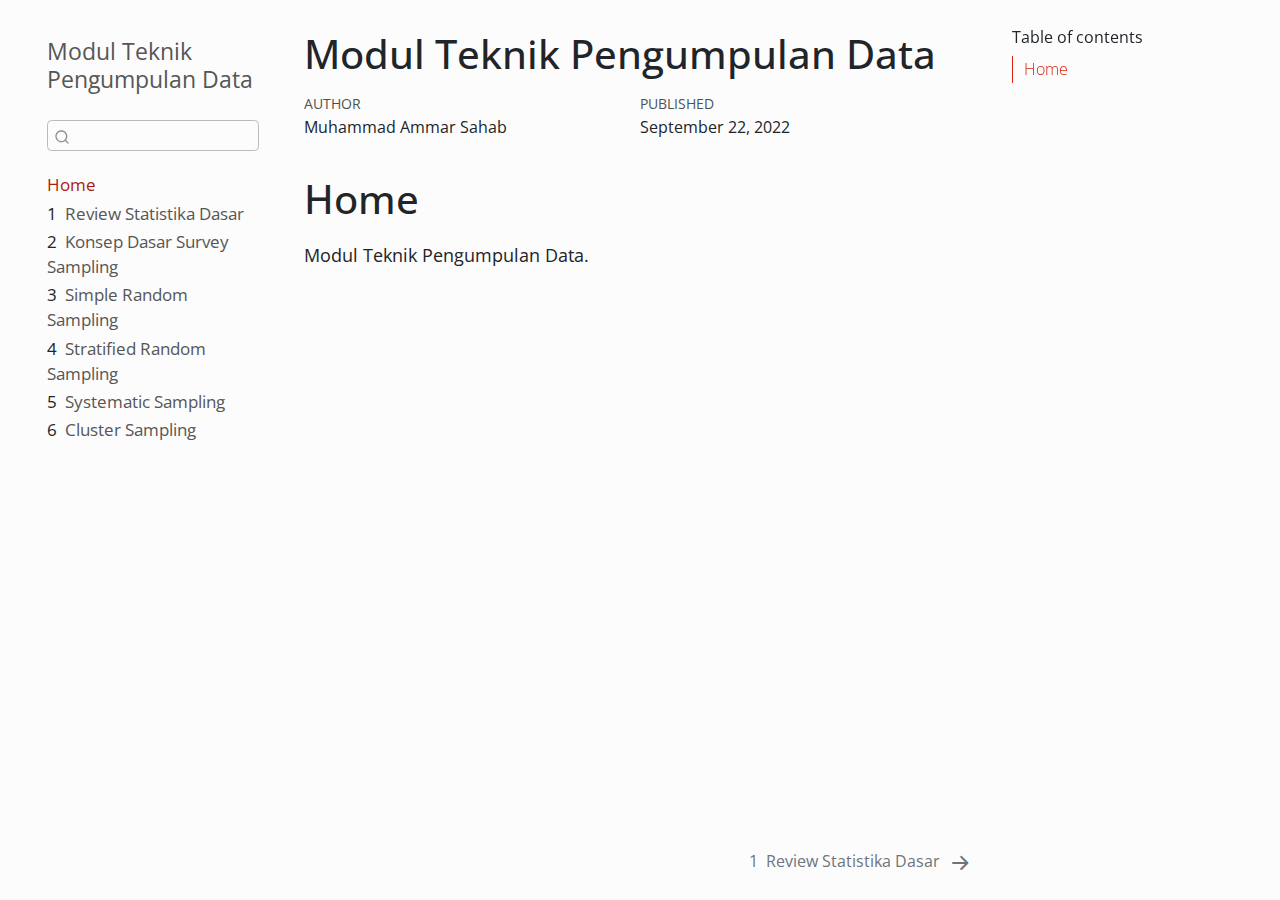
<file: docs/index.html>
<!DOCTYPE html>
<html xmlns="http://www.w3.org/1999/xhtml" lang="en" xml:lang="en"><head>

<meta charset="utf-8">
<meta name="generator" content="quarto-1.0.38">

<meta name="viewport" content="width=device-width, initial-scale=1.0, user-scalable=yes">

<meta name="author" content="Muhammad Ammar Sahab">
<meta name="dcterms.date" content="2022-09-22">

<title>Modul Teknik Pengumpulan Data</title>
<style>
code{white-space: pre-wrap;}
span.smallcaps{font-variant: small-caps;}
span.underline{text-decoration: underline;}
div.column{display: inline-block; vertical-align: top; width: 50%;}
div.hanging-indent{margin-left: 1.5em; text-indent: -1.5em;}
ul.task-list{list-style: none;}
</style>


<script src="site_libs/quarto-nav/quarto-nav.js"></script>
<script src="site_libs/quarto-nav/headroom.min.js"></script>
<script src="site_libs/clipboard/clipboard.min.js"></script>
<script src="site_libs/quarto-search/autocomplete.umd.js"></script>
<script src="site_libs/quarto-search/fuse.min.js"></script>
<script src="site_libs/quarto-search/quarto-search.js"></script>
<meta name="quarto:offset" content="./">
<link href="./1-Review.html" rel="next">
<script src="site_libs/quarto-html/quarto.js"></script>
<script src="site_libs/quarto-html/popper.min.js"></script>
<script src="site_libs/quarto-html/tippy.umd.min.js"></script>
<script src="site_libs/quarto-html/anchor.min.js"></script>
<link href="site_libs/quarto-html/tippy.css" rel="stylesheet">
<link href="site_libs/quarto-html/quarto-syntax-highlighting.css" rel="stylesheet" id="quarto-text-highlighting-styles">
<script src="site_libs/bootstrap/bootstrap.min.js"></script>
<link href="site_libs/bootstrap/bootstrap-icons.css" rel="stylesheet">
<link href="site_libs/bootstrap/bootstrap.min.css" rel="stylesheet" id="quarto-bootstrap" data-mode="light">
<script id="quarto-search-options" type="application/json">{
  "location": "sidebar",
  "copy-button": false,
  "collapse-after": 3,
  "panel-placement": "start",
  "type": "textbox",
  "limit": 20,
  "language": {
    "search-no-results-text": "No results",
    "search-matching-documents-text": "matching documents",
    "search-copy-link-title": "Copy link to search",
    "search-hide-matches-text": "Hide additional matches",
    "search-more-match-text": "more match in this document",
    "search-more-matches-text": "more matches in this document",
    "search-clear-button-title": "Clear",
    "search-detached-cancel-button-title": "Cancel",
    "search-submit-button-title": "Submit"
  }
}</script>


</head>

<body class="nav-sidebar floating">

<div id="quarto-search-results"></div>
  <header id="quarto-header" class="headroom fixed-top">
  <nav class="quarto-secondary-nav" data-bs-toggle="collapse" data-bs-target="#quarto-sidebar" aria-controls="quarto-sidebar" aria-expanded="false" aria-label="Toggle sidebar navigation" onclick="if (window.quartoToggleHeadroom) { window.quartoToggleHeadroom(); }">
    <div class="container-fluid d-flex justify-content-between">
      <h1 class="quarto-secondary-nav-title">Modul Teknik Pengumpulan Data</h1>
      <button type="button" class="quarto-btn-toggle btn" aria-label="Show secondary navigation">
        <i class="bi bi-chevron-right"></i>
      </button>
    </div>
  </nav>
</header>
<!-- content -->
<div id="quarto-content" class="quarto-container page-columns page-rows-contents page-layout-article">
<!-- sidebar -->
  <nav id="quarto-sidebar" class="sidebar collapse sidebar-navigation floating overflow-auto">
    <div class="pt-lg-2 mt-2 text-left sidebar-header">
    <div class="sidebar-title mb-0 py-0">
      <a href="./">Modul Teknik Pengumpulan Data</a> 
    </div>
      </div>
      <div class="mt-2 flex-shrink-0 align-items-center">
        <div class="sidebar-search">
        <div id="quarto-search" class="" title="Search"></div>
        </div>
      </div>
    <div class="sidebar-menu-container"> 
    <ul class="list-unstyled mt-1">
        <li class="sidebar-item">
  <div class="sidebar-item-container"> 
  <a href="./index.html" class="sidebar-item-text sidebar-link active">Home</a>
  </div>
</li>
        <li class="sidebar-item">
  <div class="sidebar-item-container"> 
  <a href="./1-Review.html" class="sidebar-item-text sidebar-link"><span class="chapter-number">1</span>&nbsp; <span class="chapter-title">Review Statistika Dasar</span></a>
  </div>
</li>
        <li class="sidebar-item">
  <div class="sidebar-item-container"> 
  <a href="./2-Terminologi.html" class="sidebar-item-text sidebar-link"><span class="chapter-number">2</span>&nbsp; <span class="chapter-title">Konsep Dasar Survey Sampling</span></a>
  </div>
</li>
        <li class="sidebar-item">
  <div class="sidebar-item-container"> 
  <a href="./3-SimpleRandom.html" class="sidebar-item-text sidebar-link"><span class="chapter-number">3</span>&nbsp; <span class="chapter-title">Simple Random Sampling</span></a>
  </div>
</li>
        <li class="sidebar-item">
  <div class="sidebar-item-container"> 
  <a href="./4-Stratified.html" class="sidebar-item-text sidebar-link"><span class="chapter-number">4</span>&nbsp; <span class="chapter-title">Stratified Random Sampling</span></a>
  </div>
</li>
        <li class="sidebar-item">
  <div class="sidebar-item-container"> 
  <a href="./5-Systematic.html" class="sidebar-item-text sidebar-link"><span class="chapter-number">5</span>&nbsp; <span class="chapter-title">Systematic Sampling</span></a>
  </div>
</li>
        <li class="sidebar-item">
  <div class="sidebar-item-container"> 
  <a href="./6-Cluster.html" class="sidebar-item-text sidebar-link"><span class="chapter-number">6</span>&nbsp; <span class="chapter-title">Cluster Sampling</span></a>
  </div>
</li>
    </ul>
    </div>
</nav>
<!-- margin-sidebar -->
    <div id="quarto-margin-sidebar" class="sidebar margin-sidebar">
        <nav id="TOC" role="doc-toc">
    <h2 id="toc-title">Table of contents</h2>
   
  <ul>
  <li><a href="#home" id="toc-home" class="nav-link active" data-scroll-target="#home">Home</a></li>
  </ul>
</nav>
    </div>
<!-- main -->
<main class="content" id="quarto-document-content">

<header id="title-block-header" class="quarto-title-block default">
<div class="quarto-title">
<h1 class="title d-none d-lg-block">Modul Teknik Pengumpulan Data</h1>
</div>



<div class="quarto-title-meta">

    <div>
    <div class="quarto-title-meta-heading">Author</div>
    <div class="quarto-title-meta-contents">
             <p>Muhammad Ammar Sahab </p>
          </div>
  </div>
    
    <div>
    <div class="quarto-title-meta-heading">Published</div>
    <div class="quarto-title-meta-contents">
      <p class="date">September 22, 2022</p>
    </div>
  </div>
    
  </div>
  

</header>

<section id="home" class="level1 unnumbered">
<h1 class="unnumbered">Home</h1>
<p>Modul Teknik Pengumpulan Data.</p>


</section>

</main> <!-- /main -->
<script id="quarto-html-after-body" type="application/javascript">
window.document.addEventListener("DOMContentLoaded", function (event) {
  const toggleBodyColorMode = (bsSheetEl) => {
    const mode = bsSheetEl.getAttribute("data-mode");
    const bodyEl = window.document.querySelector("body");
    if (mode === "dark") {
      bodyEl.classList.add("quarto-dark");
      bodyEl.classList.remove("quarto-light");
    } else {
      bodyEl.classList.add("quarto-light");
      bodyEl.classList.remove("quarto-dark");
    }
  }
  const toggleBodyColorPrimary = () => {
    const bsSheetEl = window.document.querySelector("link#quarto-bootstrap");
    if (bsSheetEl) {
      toggleBodyColorMode(bsSheetEl);
    }
  }
  toggleBodyColorPrimary();  
  const icon = "";
  const anchorJS = new window.AnchorJS();
  anchorJS.options = {
    placement: 'right',
    icon: icon
  };
  anchorJS.add('.anchored');
  const clipboard = new window.ClipboardJS('.code-copy-button', {
    target: function(trigger) {
      return trigger.previousElementSibling;
    }
  });
  clipboard.on('success', function(e) {
    // button target
    const button = e.trigger;
    // don't keep focus
    button.blur();
    // flash "checked"
    button.classList.add('code-copy-button-checked');
    var currentTitle = button.getAttribute("title");
    button.setAttribute("title", "Copied!");
    setTimeout(function() {
      button.setAttribute("title", currentTitle);
      button.classList.remove('code-copy-button-checked');
    }, 1000);
    // clear code selection
    e.clearSelection();
  });
  function tippyHover(el, contentFn) {
    const config = {
      allowHTML: true,
      content: contentFn,
      maxWidth: 500,
      delay: 100,
      arrow: false,
      appendTo: function(el) {
          return el.parentElement;
      },
      interactive: true,
      interactiveBorder: 10,
      theme: 'quarto',
      placement: 'bottom-start'
    };
    window.tippy(el, config); 
  }
  const noterefs = window.document.querySelectorAll('a[role="doc-noteref"]');
  for (var i=0; i<noterefs.length; i++) {
    const ref = noterefs[i];
    tippyHover(ref, function() {
      let href = ref.getAttribute('href');
      try { href = new URL(href).hash; } catch {}
      const id = href.replace(/^#\/?/, "");
      const note = window.document.getElementById(id);
      return note.innerHTML;
    });
  }
  var bibliorefs = window.document.querySelectorAll('a[role="doc-biblioref"]');
  for (var i=0; i<bibliorefs.length; i++) {
    const ref = bibliorefs[i];
    const cites = ref.parentNode.getAttribute('data-cites').split(' ');
    tippyHover(ref, function() {
      var popup = window.document.createElement('div');
      cites.forEach(function(cite) {
        var citeDiv = window.document.createElement('div');
        citeDiv.classList.add('hanging-indent');
        citeDiv.classList.add('csl-entry');
        var biblioDiv = window.document.getElementById('ref-' + cite);
        if (biblioDiv) {
          citeDiv.innerHTML = biblioDiv.innerHTML;
        }
        popup.appendChild(citeDiv);
      });
      return popup.innerHTML;
    });
  }
});
</script>
<nav class="page-navigation">
  <div class="nav-page nav-page-previous">
  </div>
  <div class="nav-page nav-page-next">
      <a href="./1-Review.html" class="pagination-link">
        <span class="nav-page-text"><span class="chapter-number">1</span>&nbsp; <span class="chapter-title">Review Statistika Dasar</span></span> <i class="bi bi-arrow-right-short"></i>
      </a>
  </div>
</nav>
</div> <!-- /content -->



</body></html>
</file>
<file: docs/site_libs/quarto-html/tippy.css>
.tippy-box[data-animation=fade][data-state=hidden]{opacity:0}[data-tippy-root]{max-width:calc(100vw - 10px)}.tippy-box{position:relative;background-color:#333;color:#fff;border-radius:4px;font-size:14px;line-height:1.4;white-space:normal;outline:0;transition-property:transform,visibility,opacity}.tippy-box[data-placement^=top]>.tippy-arrow{bottom:0}.tippy-box[data-placement^=top]>.tippy-arrow:before{bottom:-7px;left:0;border-width:8px 8px 0;border-top-color:initial;transform-origin:center top}.tippy-box[data-placement^=bottom]>.tippy-arrow{top:0}.tippy-box[data-placement^=bottom]>.tippy-arrow:before{top:-7px;left:0;border-width:0 8px 8px;border-bottom-color:initial;transform-origin:center bottom}.tippy-box[data-placement^=left]>.tippy-arrow{right:0}.tippy-box[data-placement^=left]>.tippy-arrow:before{border-width:8px 0 8px 8px;border-left-color:initial;right:-7px;transform-origin:center left}.tippy-box[data-placement^=right]>.tippy-arrow{left:0}.tippy-box[data-placement^=right]>.tippy-arrow:before{left:-7px;border-width:8px 8px 8px 0;border-right-color:initial;transform-origin:center right}.tippy-box[data-inertia][data-state=visible]{transition-timing-function:cubic-bezier(.54,1.5,.38,1.11)}.tippy-arrow{width:16px;height:16px;color:#333}.tippy-arrow:before{content:"";position:absolute;border-color:transparent;border-style:solid}.tippy-content{position:relative;padding:5px 9px;z-index:1}
</file>
<file: docs/site_libs/quarto-html/quarto-syntax-highlighting.css>
/* quarto syntax highlight colors */
:root {
  --quarto-hl-ot-color: #003B4F;
  --quarto-hl-at-color: #657422;
  --quarto-hl-ss-color: #20794D;
  --quarto-hl-an-color: #5E5E5E;
  --quarto-hl-fu-color: #4758AB;
  --quarto-hl-st-color: #20794D;
  --quarto-hl-cf-color: #003B4F;
  --quarto-hl-op-color: #5E5E5E;
  --quarto-hl-er-color: #AD0000;
  --quarto-hl-bn-color: #AD0000;
  --quarto-hl-al-color: #AD0000;
  --quarto-hl-va-color: #111111;
  --quarto-hl-bu-color: inherit;
  --quarto-hl-ex-color: inherit;
  --quarto-hl-pp-color: #AD0000;
  --quarto-hl-in-color: #5E5E5E;
  --quarto-hl-vs-color: #20794D;
  --quarto-hl-wa-color: #5E5E5E;
  --quarto-hl-do-color: #5E5E5E;
  --quarto-hl-im-color: #00769E;
  --quarto-hl-ch-color: #20794D;
  --quarto-hl-dt-color: #AD0000;
  --quarto-hl-fl-color: #AD0000;
  --quarto-hl-co-color: #5E5E5E;
  --quarto-hl-cv-color: #5E5E5E;
  --quarto-hl-cn-color: #8f5902;
  --quarto-hl-sc-color: #5E5E5E;
  --quarto-hl-dv-color: #AD0000;
  --quarto-hl-kw-color: #003B4F;
}

/* other quarto variables */
:root {
  --quarto-font-monospace: SFMono-Regular, Menlo, Monaco, Consolas, "Liberation Mono", "Courier New", monospace;
}

pre > code.sourceCode > span {
  color: #003B4F;
}

code span {
  color: #003B4F;
}

code.sourceCode > span {
  color: #003B4F;
}

div.sourceCode,
div.sourceCode pre.sourceCode {
  color: #003B4F;
}

code span.ot {
  color: #003B4F;
}

code span.at {
  color: #657422;
}

code span.ss {
  color: #20794D;
}

code span.an {
  color: #5E5E5E;
}

code span.fu {
  color: #4758AB;
}

code span.st {
  color: #20794D;
}

code span.cf {
  color: #003B4F;
}

code span.op {
  color: #5E5E5E;
}

code span.er {
  color: #AD0000;
}

code span.bn {
  color: #AD0000;
}

code span.al {
  color: #AD0000;
}

code span.va {
  color: #111111;
}

code span.pp {
  color: #AD0000;
}

code span.in {
  color: #5E5E5E;
}

code span.vs {
  color: #20794D;
}

code span.wa {
  color: #5E5E5E;
  font-style: italic;
}

code span.do {
  color: #5E5E5E;
  font-style: italic;
}

code span.im {
  color: #00769E;
}

code span.ch {
  color: #20794D;
}

code span.dt {
  color: #AD0000;
}

code span.fl {
  color: #AD0000;
}

code span.co {
  color: #5E5E5E;
}

code span.cv {
  color: #5E5E5E;
  font-style: italic;
}

code span.cn {
  color: #8f5902;
}

code span.sc {
  color: #5E5E5E;
}

code span.dv {
  color: #AD0000;
}

code span.kw {
  color: #003B4F;
}

.prevent-inlining {
  content: "</";
}

/*# sourceMappingURL=debc5d5d77c3f9108843748ff7464032.css.map */
</file>
